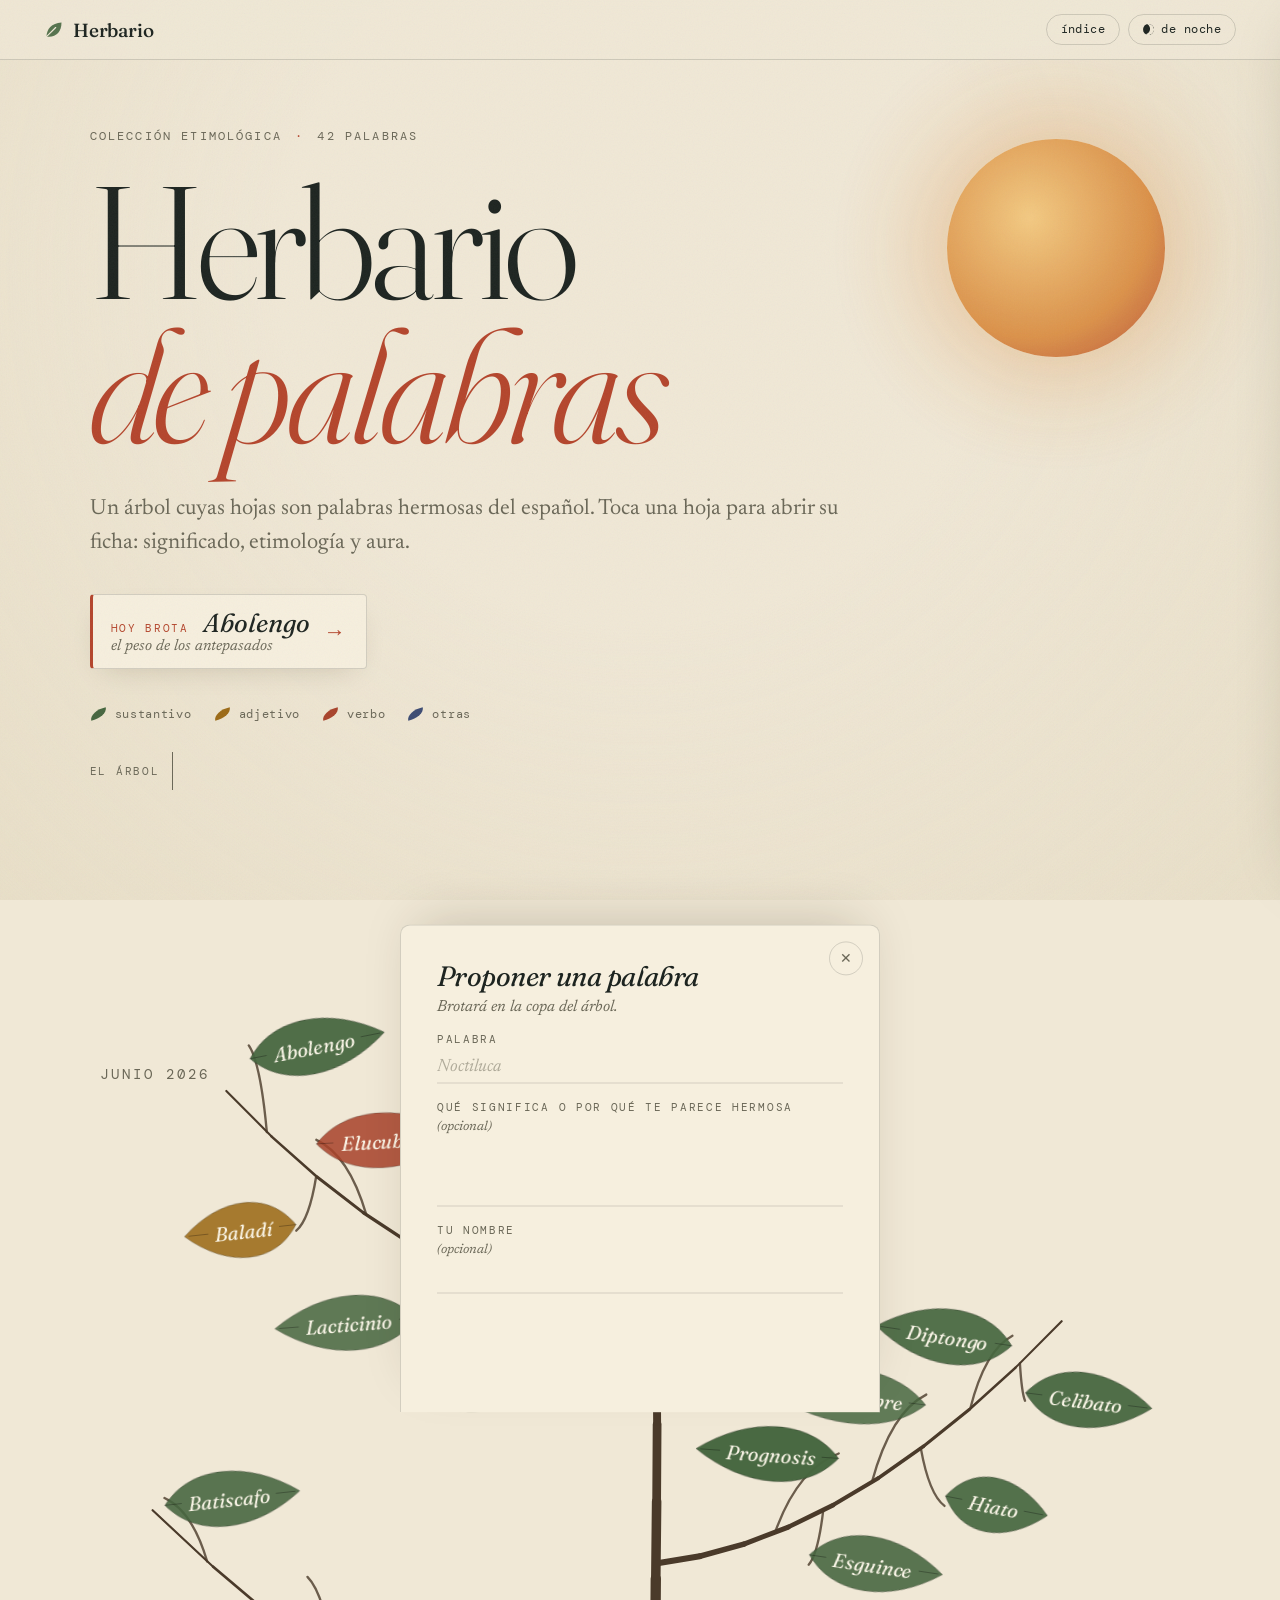
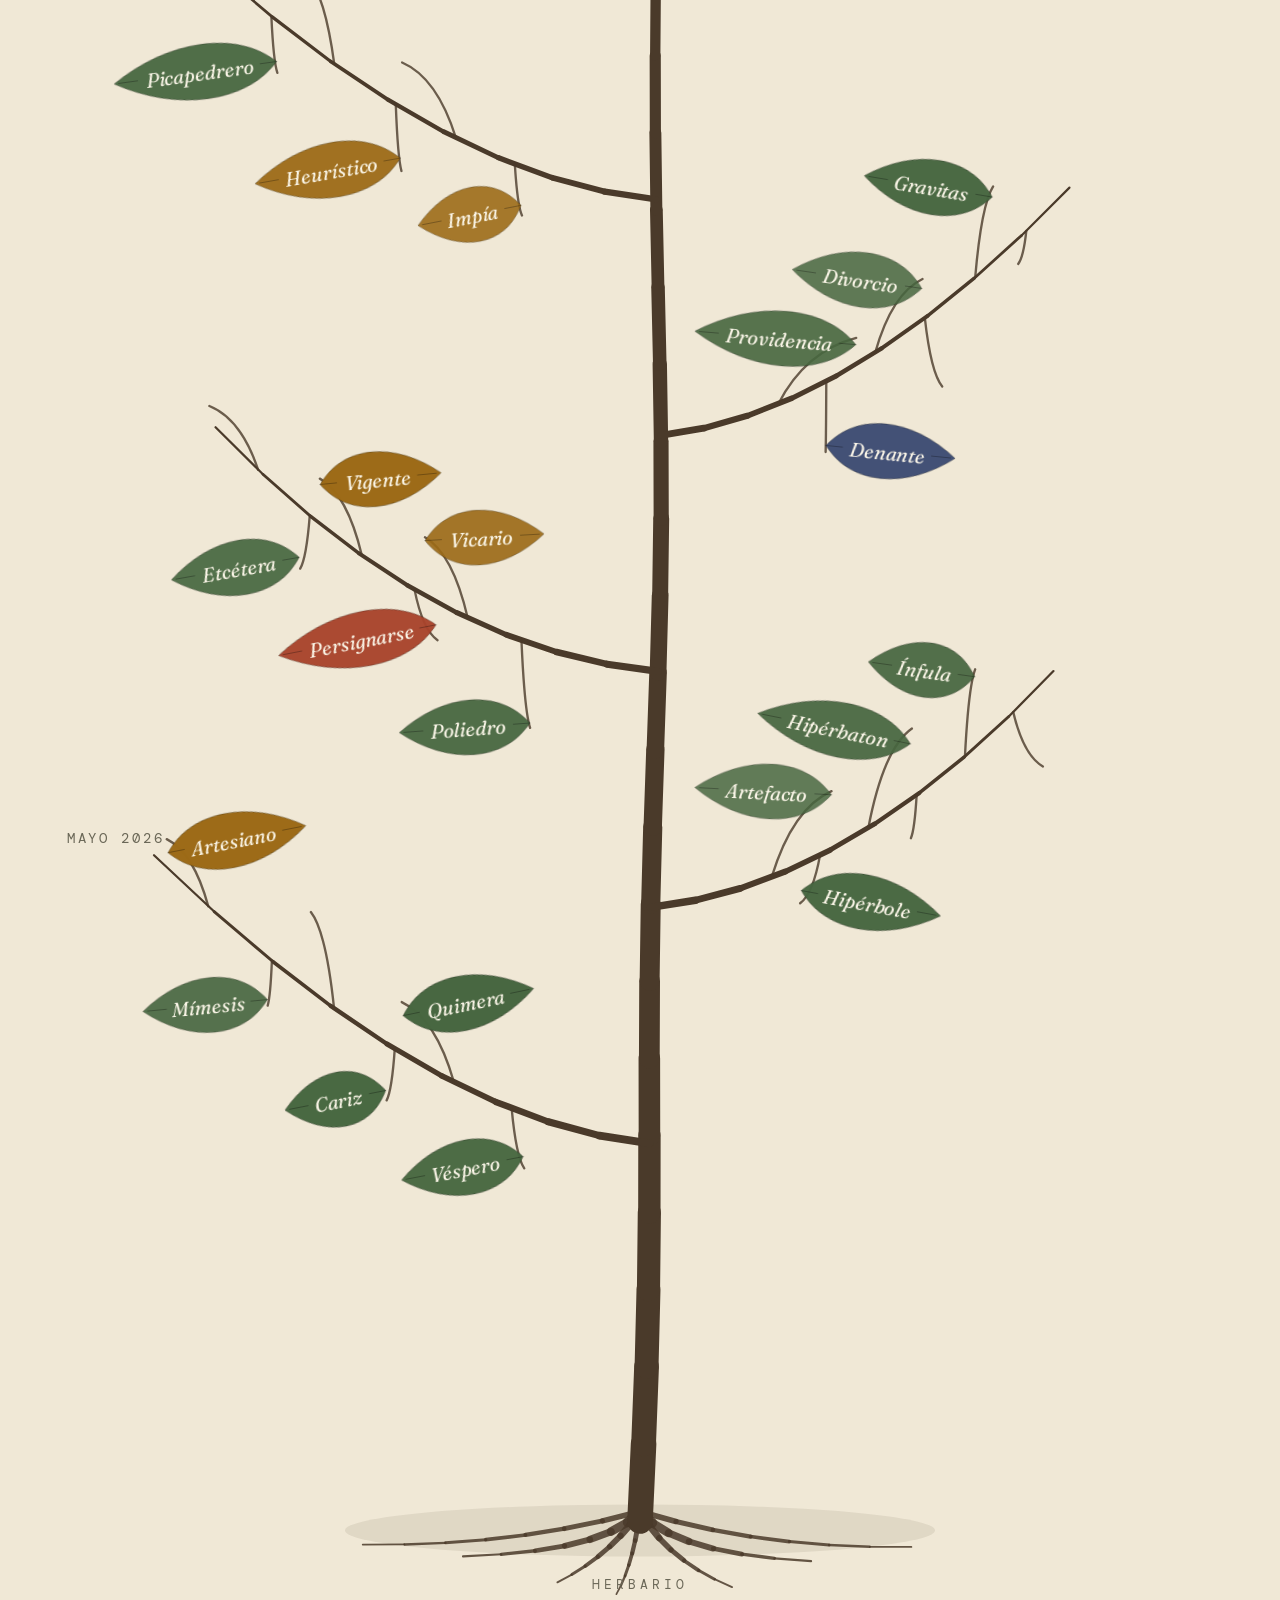
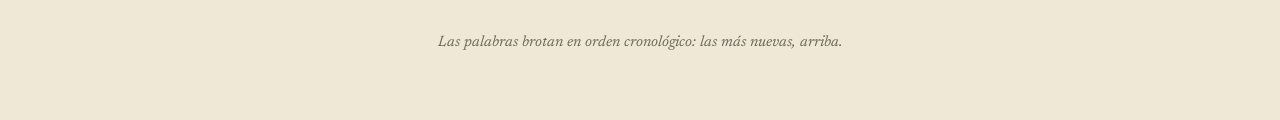
<file: index.html>
<!DOCTYPE html>
<html lang="es">
<head>
<meta charset="UTF-8">
<meta name="viewport" content="width=device-width, initial-scale=1.0">
<title>Herbario de Palabras</title>
<meta name="description" content="Colección etimológica de palabras españolas con esencias poéticas.">
<meta property="og:title" content="Herbario de palabras">
<meta property="og:description" content="Un árbol cuyas hojas son palabras hermosas del español. Toca una hoja y descubre su etimología.">
<script>
  // el tema se fija antes de pintar, para que no parpadee
  (function () {
    var t = null;
    try { t = localStorage.getItem('herbario-tema'); } catch (e) {}
    if (!t) t = window.matchMedia && matchMedia('(prefers-color-scheme: dark)').matches ? 'noche' : 'dia';
    document.documentElement.setAttribute('data-tema', t);
  })();
</script>
<link rel="preconnect" href="https://fonts.googleapis.com">
<link rel="preconnect" href="https://fonts.gstatic.com" crossorigin>
<link href="https://fonts.googleapis.com/css2?family=DM+Mono:wght@400;500&family=Fraunces:ital,opsz,wght@0,9..144,300..700;1,9..144,300..700&family=Newsreader:ital,opsz,wght@0,6..72,400;0,6..72,500;1,6..72,400&display=swap" rel="stylesheet">
<link rel="stylesheet" href="estilos.css">
</head>
<body>

<header class="barra">
  <a class="marca" href="#" aria-label="Herbario de palabras, inicio">
    <svg viewBox="0 0 24 24" width="20" height="20" aria-hidden="true"><path d="M3 20C3 11 9 4 21 3c0 11-6 17-15 17" fill="currentColor" opacity=".9"/><path d="M3 20L14 9" stroke="var(--fondo)" stroke-width="1.4" fill="none" stroke-linecap="round"/></svg>
    <span>Herbario</span>
  </a>
  <nav class="acciones">
    <button class="boton" id="btn-proponer">proponer una palabra</button>
    <button class="boton" id="btn-indice" aria-expanded="false" aria-controls="indice">índice</button>
    <button class="boton boton-tema" id="btn-tema" aria-label="Cambiar entre día y noche"><span id="tema-icono" aria-hidden="true"></span><span id="tema-texto"></span></button>
  </nav>
</header>

<section class="portada">
  <div class="astro" aria-hidden="true"></div>
  <p class="sobre">Colección etimológica <span class="punto-sep">·</span> <span id="contador"></span></p>
  <h1 class="titulo">Herbario<br><em>de palabras</em></h1>
  <p class="bajada">Un árbol cuyas hojas son palabras hermosas del español. Toca una hoja para abrir su ficha: significado, etimología y aura.</p>
  <button class="hoy" id="hoy" hidden>
    <span class="hoy-etq">Hoy brota</span>
    <span class="hoy-palabra" id="hoy-palabra"></span>
    <span class="hoy-esencia" id="hoy-esencia"></span>
    <span class="hoy-flecha" aria-hidden="true">→</span>
  </button>
  <div class="leyenda" aria-hidden="true">
    <span class="sust">sustantivo</span><span class="adj">adjetivo</span><span class="verbo">verbo</span><span class="otra">otras</span>
  </div>
  <a class="bajar" href="#bosque" aria-label="Ir al árbol"><span>el árbol</span><i></i></a>
</section>

<main id="bosque" aria-label="Árbol de palabras">
  <svg id="arbol" xmlns="http://www.w3.org/2000/svg" role="group"></svg>
</main>
<p class="pie">Las palabras brotan en orden cronológico: las más nuevas, arriba.</p>

<nav id="indice" class="indice" aria-label="Índice de palabras" hidden>
  <input id="indice-buscar" type="search" placeholder="buscar una palabra…" autocomplete="off" aria-label="Buscar en el índice">
  <ul id="indice-lista"></ul>
</nav>

<aside id="ficha" class="ficha" aria-hidden="true" aria-labelledby="f-palabra">
  <div class="ficha-barra">
    <span class="ejemplar" id="f-num"></span>
    <button class="cerrar" id="cerrar" aria-label="Cerrar">✕</button>
  </div>
  <div class="ficha-cuerpo">
    <div class="ficha-meta"><span class="chip"><i class="chip-punto"></i><span id="f-cat"></span></span></div>
    <h2 class="ficha-palabra" id="f-palabra"></h2>
    <div class="ficha-fonetica" id="f-fonetica"></div>
    <p class="ficha-esencia" id="f-esencia"></p>
    <div class="regla"></div>
    <section id="b-significado"><h3>Significado</h3><p id="f-significado"></p></section>
    <section id="b-etimologia"><h3>Etimología</h3><p class="etim" id="f-etimologia"></p></section>
    <section id="b-aura"><h3>Aura</h3><p class="aura" id="f-aura"></p></section>
    <p class="ficha-autor" id="f-autor"></p>
    <p class="recolecta" id="f-fecha"></p>
  </div>
  <div class="ficha-nav">
    <button id="ant" class="nav-btn">← anterior</button>
    <button id="sig" class="nav-btn">siguiente →</button>
  </div>
</aside>
<div id="velo" class="velo"></div>

<aside id="proponer" class="proponer" aria-label="Proponer una palabra">
  <button class="cerrar" id="cerrar-proponer" aria-label="Cerrar">✕</button>
  <form id="proponer-form">
    <h2>Proponer una palabra</h2>
    <p class="nota">Brotará en la copa del árbol.</p>
    <label>Palabra <input id="p-palabra" maxlength="40" required autocomplete="off" placeholder="Noctiluca"></label>
    <label>Qué significa o por qué te parece hermosa <span>(opcional)</span><textarea id="p-significado" maxlength="400" rows="3"></textarea></label>
    <label>Tu nombre <span>(opcional)</span><input id="p-autor" maxlength="40" autocomplete="name"></label>
    <input id="p-web" class="trampa" tabindex="-1" autocomplete="off" aria-hidden="true">
    <button type="submit" class="plantar">Plantar</button>
    <p class="aviso" id="p-aviso" role="status"></p>
  </form>
</aside>

<script src="arbol.js"></script>
</body>
</html>
</file>
<file: estilos.css>
* { margin: 0; padding: 0; box-sizing: border-box; }

/* ── paleta: día (papel de herbario) ── */
:root {
  --fondo: #f0e8d6;
  --fondo-2: #e6dcc3;
  --tinta: #1d2420;
  --suave: #6a6757;
  --linea: rgba(29, 36, 32, .16);
  --acento: #b4452c;
  --rama: #4a3a2a;
  --panel: #f6efde;
  --barra: rgba(240, 232, 214, .82);
  --velo: rgba(20, 24, 20, .38);
  --sombra: rgba(50, 36, 14, .22);
  --grano: .05;
  /* hojas por categoría gramatical */
  --h-sust: #46663f;
  --h-adj: #9c6a16;
  --h-verbo: #a8432b;
  --h-otra: #3d4c73;
  --h-texto: #fbf6e8;
  --vena: rgba(0, 0, 0, .28);
  --astro: radial-gradient(circle at 38% 36%, #f3c77a, #d98a3d 62%, #b4452c);
  --astro-brillo: rgba(217, 138, 61, .35);
  --luciernaga: none;
  --font-display: 'Fraunces', Georgia, serif;
  --font-texto: 'Newsreader', Georgia, serif;
  --font-mono: 'DM Mono', ui-monospace, Menlo, monospace;
}

/* ── paleta: noche ── */
:root[data-tema="noche"] {
  --fondo: #0d130f;
  --fondo-2: #172219;
  --tinta: #ece4d0;
  --suave: #a39f8a;
  --linea: rgba(236, 228, 208, .16);
  --acento: #f0a35a;
  --rama: #9a845f;
  --panel: #131b15;
  --barra: rgba(13, 19, 15, .8);
  --velo: rgba(3, 6, 4, .6);
  --sombra: rgba(0, 0, 0, .55);
  --grano: .07;
  --h-sust: #8db57e;
  --h-adj: #e3b351;
  --h-verbo: #ee9070;
  --h-otra: #95a9dc;
  --h-texto: #0f1511;
  --vena: rgba(0, 0, 0, .3);
  --astro: radial-gradient(circle at 38% 36%, #fffaf0, #efe3c0 65%, #d8caa0);
  --astro-brillo: rgba(240, 230, 190, .28);
  --luciernaga: block;
}

html { scroll-behavior: smooth; }
html, body { background: var(--fondo); color: var(--tinta); font-family: var(--font-texto); }
body { min-height: 100vh; overflow-x: hidden; transition: background .5s, color .5s; }

/* grano de papel y viñeta */
body::before {
  content: ''; position: fixed; inset: 0; pointer-events: none; z-index: 999;
  background-image: url("data:image/svg+xml,%3Csvg xmlns='http://www.w3.org/2000/svg' width='300' height='300'%3E%3Cfilter id='n'%3E%3CfeTurbulence type='fractalNoise' baseFrequency='0.75' numOctaves='4' stitchTiles='stitch'/%3E%3C/filter%3E%3Crect width='100%25' height='100%25' filter='url(%23n)' opacity='1'/%3E%3C/svg%3E");
  opacity: var(--grano);
}
body::after {
  content: ''; position: fixed; inset: 0; pointer-events: none; z-index: 0;
  background: radial-gradient(ellipse at 50% 30%, transparent 40%, var(--fondo-2) 120%);
}

/* ── barra superior ── */
.barra {
  position: fixed; top: 0; left: 0; right: 0; z-index: 50;
  display: flex; justify-content: space-between; align-items: center; gap: 16px;
  padding: 14px clamp(16px, 4vw, 44px);
  background: var(--barra); backdrop-filter: blur(10px); -webkit-backdrop-filter: blur(10px);
  border-bottom: 1px solid var(--linea);
}
.marca { display: inline-flex; align-items: center; gap: 9px; color: var(--tinta); text-decoration: none; font-family: var(--font-display); font-size: 19px; font-weight: 500; letter-spacing: -.01em; }
.marca svg { color: var(--h-sust); }
.acciones { display: flex; align-items: center; gap: 8px; }
.boton {
  background: none; border: 1px solid var(--linea); border-radius: 999px; color: var(--tinta);
  font-family: var(--font-mono); font-size: 11.5px; letter-spacing: .04em; padding: 7px 14px; cursor: pointer;
  transition: border-color .2s, background .2s, color .2s; white-space: nowrap;
}
.boton:hover, .boton[aria-expanded="true"] { border-color: var(--acento); color: var(--acento); }
.boton:focus-visible, .nav-btn:focus-visible, .hoy:focus-visible, .bajar:focus-visible { outline: 2px solid var(--acento); outline-offset: 3px; }
.boton-tema { display: inline-flex; align-items: center; gap: 7px; }
#tema-icono { display: inline-block; width: 11px; height: 11px; border-radius: 50%; background: currentColor; box-shadow: inset -3.5px -2px 0 0 var(--fondo); transform: rotate(-20deg); }
:root[data-tema="noche"] #tema-icono { box-shadow: none; background: radial-gradient(circle, currentColor 40%, transparent 42%); box-shadow: 0 0 0 1.5px currentColor; }

/* ── portada ── */
.portada {
  position: relative; z-index: 1;
  min-height: min(92vh, 820px); display: flex; flex-direction: column; justify-content: center;
  padding: 120px clamp(20px, 7vw, 110px) 90px;
  overflow: hidden;
}
.astro {
  position: absolute; top: 17%; right: clamp(-60px, 9vw, 160px); width: clamp(110px, 17vw, 230px); aspect-ratio: 1;
  border-radius: 50%; background: var(--astro);
  box-shadow: 0 0 90px 30px var(--astro-brillo);
  opacity: .92; animation: sube 2.2s cubic-bezier(.2, .7, .2, 1) both;
}
.sobre { font-family: var(--font-mono); font-size: 12px; letter-spacing: .18em; text-transform: uppercase; color: var(--suave); margin-bottom: 26px; }
.punto-sep { color: var(--acento); margin: 0 4px; }
.titulo {
  font-family: var(--font-display); font-weight: 300; font-size: clamp(58px, 12.5vw, 168px);
  line-height: .9; letter-spacing: -.035em; color: var(--tinta); text-wrap: balance;
}
.titulo em { font-style: italic; font-weight: 300; color: var(--acento); letter-spacing: -.03em; }
.bajada { margin-top: 34px; max-width: 34em; font-size: clamp(18px, 2vw, 22px); line-height: 1.55; color: var(--suave); }

.hoy {
  margin-top: 34px; align-self: flex-start; max-width: 100%;
  display: grid; grid-template-columns: auto 1fr auto; align-items: baseline; column-gap: 14px; row-gap: 2px;
  background: var(--panel); color: var(--tinta); text-align: left; cursor: pointer; font-family: var(--font-texto);
  border: 1px solid var(--linea); border-left: 3px solid var(--acento); border-radius: 4px;
  padding: 14px 20px 14px 18px; box-shadow: 0 10px 30px -14px var(--sombra);
  transition: transform .25s, box-shadow .25s;
}
.hoy:hover { transform: translateY(-3px); box-shadow: 0 16px 34px -14px var(--sombra); }
.hoy-etq { grid-row: 1; font-family: var(--font-mono); font-size: 10.5px; letter-spacing: .16em; text-transform: uppercase; color: var(--acento); }
.hoy-palabra { grid-row: 1; font-family: var(--font-display); font-style: italic; font-size: 26px; line-height: 1.1; }
.hoy-esencia { grid-column: 1 / 3; grid-row: 2; font-size: 15.5px; font-style: italic; color: var(--suave); }
.hoy-esencia:empty { display: none; }
.hoy-flecha { grid-row: 1 / 3; grid-column: 3; align-self: center; font-size: 22px; color: var(--acento); transition: transform .25s; }
.hoy:hover .hoy-flecha { transform: translateX(5px); }

.leyenda { display: flex; gap: 8px 22px; flex-wrap: wrap; margin-top: 38px; font-family: var(--font-mono); font-size: 11.5px; letter-spacing: .06em; color: var(--suave); }
.leyenda span::before { content: ''; display: inline-block; width: 17px; height: 10px; border-radius: 100% 0 100% 0 / 100% 0 100% 0; margin-right: 8px; vertical-align: -1px; transform: rotate(-12deg); }
.leyenda .sust::before { background: var(--h-sust); }
.leyenda .adj::before { background: var(--h-adj); }
.leyenda .verbo::before { background: var(--h-verbo); }
.leyenda .otra::before { background: var(--h-otra); }

.bajar { position: absolute; left: clamp(20px, 7vw, 110px); bottom: 30px; display: inline-flex; align-items: center; gap: 12px; color: var(--suave); text-decoration: none; font-family: var(--font-mono); font-size: 11px; letter-spacing: .16em; text-transform: uppercase; }
.bajar i { width: 1px; height: 38px; background: currentColor; transform-origin: top; animation: gota 2.4s ease-in-out infinite; }
.bajar:hover { color: var(--acento); }
@keyframes gota { 0% { transform: scaleY(0); opacity: 0; } 40% { opacity: 1; } 100% { transform: scaleY(1); opacity: 0; } }
@keyframes sube { from { transform: translateY(70px); opacity: 0; } to { transform: none; opacity: .92; } }

.portada > :not(.astro):not(.bajar) { animation: aparece .9s cubic-bezier(.2, .7, .2, 1) both; }
.portada > .titulo { animation-delay: .08s; }
.portada > .bajada { animation-delay: .2s; }
.portada > .hoy { animation-delay: .3s; }
.portada > .leyenda { animation-delay: .4s; }
@keyframes aparece { from { opacity: 0; transform: translateY(18px); } to { opacity: 1; transform: none; } }

/* ── árbol ── */
#bosque { position: relative; z-index: 1; overflow-x: auto; overflow-y: hidden; scrollbar-width: none; }
#bosque::-webkit-scrollbar { display: none; }
#arbol { display: block; margin: 0 auto; width: 100%; min-width: 760px; max-width: 1180px; height: auto; overflow: visible; }

.tronco, .rama { fill: none; stroke: var(--rama); stroke-linecap: round; }
.ramilla { fill: none; stroke: var(--rama); stroke-linecap: round; opacity: .8; }
.raiz-trazo { fill: none; stroke: var(--rama); stroke-linecap: round; opacity: .85; }
.suelo { fill: var(--rama); opacity: .09; }
.etiqueta-mes { font-family: var(--font-mono); font-size: 11.5px; letter-spacing: .22em; fill: var(--suave); }
.raiz { font-family: var(--font-mono); font-size: 11px; letter-spacing: .3em; fill: var(--suave); text-transform: uppercase; }

.hoja { cursor: pointer; outline: none; }
.mece { transform-origin: 0 0; animation: mecer 7s ease-in-out infinite alternate; }
.hoja .cuerpo { transition: transform .35s cubic-bezier(.34, 1.56, .64, 1); }
.hoja path.lamina { stroke: var(--vena); stroke-width: .8; transition: stroke .2s; }
.hoja .vena { stroke: var(--vena); stroke-width: 1; fill: none; stroke-linecap: round; }
.hoja text {
  font-family: var(--font-display); font-style: italic; font-weight: 400; font-size: 17px; letter-spacing: -.005em;
  fill: var(--h-texto); text-anchor: middle; dominant-baseline: central; pointer-events: none;
}
.hoja:hover .cuerpo, .hoja:focus-visible .cuerpo { transform: scale(1.09); }
.hoja:focus-visible path.lamina, .hoja.activa path.lamina { stroke: var(--acento); stroke-width: 2.5; }
.hoja.activa .cuerpo { transform: scale(1.12); }
.hoja.sust path.lamina { fill: var(--h-sust); }
.hoja.adj path.lamina { fill: var(--h-adj); }
.hoja.verbo path.lamina { fill: var(--h-verbo); }
.hoja.otra path.lamina { fill: var(--h-otra); }
@keyframes mecer { from { transform: rotate(-2.2deg); } to { transform: rotate(2.2deg); } }

/* luciérnagas: solo de noche */
.luciernagas { display: var(--luciernaga); pointer-events: none; }
.luciernaga .vuela { opacity: 0; animation: flotar 9s ease-in-out infinite; }
.luciernaga .punto { fill: #fbe9a6; }
.luciernaga .halo { fill: url(#brillo); }
@keyframes flotar {
  0% { opacity: 0; transform: translate(0, 0); }
  20% { opacity: .95; }
  50% { opacity: .35; transform: translate(var(--dx), var(--dy)); }
  80% { opacity: .95; }
  100% { opacity: 0; transform: translate(calc(var(--dx) * 1.6), calc(var(--dy) * .4)); }
}

.pie { position: relative; z-index: 1; text-align: center; padding: 8px 20px 70px; font-style: italic; color: var(--suave); font-size: 15px; }

/* ── índice ── */
.indice {
  position: fixed; top: 66px; right: clamp(16px, 4vw, 44px); z-index: 60;
  max-height: calc(100vh - 96px); overflow-y: auto; width: 270px;
  background: var(--panel); border: 1px solid var(--linea); border-radius: 6px; padding: 12px 0 10px;
  box-shadow: 0 18px 44px -12px var(--sombra);
}
.indice input {
  display: block; width: calc(100% - 28px); margin: 2px 14px 8px; padding: 8px 2px; background: none; border: none; border-bottom: 1px solid var(--linea);
  color: var(--tinta); font-family: var(--font-texto); font-style: italic; font-size: 15px; outline: none;
}
.indice input:focus { border-color: var(--acento); }
.indice ul { list-style: none; }
.indice button {
  width: 100%; text-align: left; background: none; border: none; cursor: pointer;
  padding: 6px 20px; font-family: var(--font-display); font-style: italic; font-size: 17px; color: var(--tinta);
}
.indice button:hover, .indice button:focus-visible { background: var(--linea); color: var(--acento); outline: none; }
.indice .es-brote { color: var(--suave); }
.indice .es-brote::after { content: ' · brote'; font-family: var(--font-mono); font-style: normal; font-size: 10px; letter-spacing: .08em; }
.indice .sin-resultados { padding: 10px 20px; font-style: italic; color: var(--suave); font-size: 14px; }

/* ── ficha (cartela de herbario) ── */
.ficha {
  position: fixed; top: 0; right: 0; z-index: 200;
  width: min(540px, 100vw); height: 100%; display: flex; flex-direction: column;
  background: var(--panel); border-left: 1px solid var(--linea); box-shadow: -30px 0 60px -30px var(--sombra);
  transform: translateX(104%); transition: transform .5s cubic-bezier(.77, 0, .18, 1);
  --tipo: var(--h-otra);
}
.ficha[data-tipo="sust"] { --tipo: var(--h-sust); }
.ficha[data-tipo="adj"] { --tipo: var(--h-adj); }
.ficha[data-tipo="verbo"] { --tipo: var(--h-verbo); }
.ficha[data-tipo="brote"] { --tipo: var(--suave); }
.ficha::before { content: ''; height: 7px; flex: none; background: var(--tipo); }
.ficha.abierta { transform: translateX(0); }
.ficha-barra { flex: none; display: flex; justify-content: space-between; align-items: center; padding: 18px 26px 0 40px; }
.ejemplar { font-family: var(--font-mono); font-size: 11px; letter-spacing: .2em; text-transform: uppercase; color: var(--suave); }
.cerrar { background: none; border: 1px solid var(--linea); border-radius: 50%; width: 34px; height: 34px; font-size: 14px; color: var(--suave); cursor: pointer; transition: all .2s; }
.cerrar:hover { color: var(--acento); border-color: var(--acento); }
.ficha-cuerpo { flex: 1; overflow-y: auto; padding: 26px 40px 30px; }
.ficha-meta { margin-bottom: 18px; }
.chip { display: inline-flex; align-items: center; gap: 8px; font-family: var(--font-mono); font-size: 11px; letter-spacing: .1em; text-transform: uppercase; color: var(--tinta); border: 1px solid var(--linea); border-radius: 999px; padding: 4px 12px 4px 9px; }
.chip-punto { width: 9px; height: 9px; border-radius: 100% 0 100% 0; background: var(--tipo); transform: rotate(-12deg); }
.ficha-palabra { font-family: var(--font-display); font-style: italic; font-weight: 400; font-size: clamp(46px, 11vw, 72px); line-height: 1; letter-spacing: -.03em; overflow-wrap: anywhere; }
.ficha-fonetica { font-family: var(--font-mono); font-size: 14px; color: var(--suave); margin-top: 12px; letter-spacing: .02em; }
.ficha .ficha-esencia { font-family: var(--font-display); font-style: italic; font-weight: 300; font-size: 24px; line-height: 1.3; color: var(--tipo); margin-top: 22px; text-wrap: balance; }
.ficha-esencia:empty { display: none; }
.regla { width: 44px; height: 3px; background: var(--tipo); border-radius: 2px; margin: 30px 0; }
.ficha section { margin-bottom: 28px; }
.ficha h3 { font-family: var(--font-mono); font-weight: 500; font-size: 11px; letter-spacing: .22em; text-transform: uppercase; color: var(--suave); margin-bottom: 10px; }
.ficha p { font-size: 18px; line-height: 1.7; }
.ficha p.etim { font-style: italic; color: var(--suave); font-size: 17px; }
.ficha p.aura { position: relative; font-family: var(--font-display); font-style: italic; font-weight: 300; font-size: 19px; line-height: 1.6; padding: 6px 0 0 22px; border-left: 2px solid var(--tipo); }
.ficha .ficha-autor { font-size: 14px; font-style: italic; color: var(--suave); margin: -8px 0 20px; }
.ficha .ficha-autor:empty { display: none; }
.ficha .recolecta { font-family: var(--font-mono); font-size: 11px; letter-spacing: .14em; text-transform: uppercase; color: var(--suave); padding-top: 18px; border-top: 1px dashed var(--linea); }
.ficha-nav { flex: none; display: flex; justify-content: space-between; padding: 14px 40px 22px; border-top: 1px solid var(--linea); }
.nav-btn { background: none; border: none; cursor: pointer; font-family: var(--font-mono); font-size: 12px; letter-spacing: .06em; color: var(--tinta); padding: 6px 2px; transition: color .2s, transform .2s; }
.nav-btn:hover { color: var(--acento); }
#ant:hover { transform: translateX(-3px); }
#sig:hover { transform: translateX(3px); }
.nav-btn:disabled { opacity: .3; pointer-events: none; }

.velo { position: fixed; inset: 0; z-index: 150; background: var(--velo); backdrop-filter: blur(2px); opacity: 0; pointer-events: none; transition: opacity .4s; }
.velo.visible { opacity: 1; pointer-events: auto; }

/* ── crecimiento ── */
.crece { stroke-dasharray: 1; stroke-dashoffset: 1; animation: crecer 1.1s ease forwards; }
@keyframes crecer { to { stroke-dashoffset: 0; } }
.brota { opacity: 0; animation: brotar .7s ease forwards; }
@keyframes brotar { from { opacity: 0; } to { opacity: 1; } }

/* ── brotes propuestos ── */
.hoja.brote path.lamina { fill: var(--panel); stroke: var(--suave); stroke-width: 1.4; stroke-dasharray: 4 4; }
.hoja.brote text { fill: var(--suave); }

/* ── proponer ── */
.proponer {
  position: fixed; left: 50%; bottom: 0; z-index: 210; width: min(480px, 100vw);
  background: var(--panel); border: 1px solid var(--linea); border-bottom: none; border-radius: 10px 10px 0 0;
  box-shadow: 0 -20px 50px -20px var(--sombra);
  transform: translate(-50%, 105%); transition: transform .5s cubic-bezier(.77, 0, .18, 1);
}
.proponer.abierta { transform: translate(-50%, 0); }
.proponer .cerrar { position: absolute; top: 16px; right: 16px; }
.proponer form { padding: 34px 36px 30px; display: flex; flex-direction: column; gap: 18px; }
.proponer h2 { font-family: var(--font-display); font-style: italic; font-weight: 400; font-size: 28px; letter-spacing: -.02em; }
.proponer .nota { font-style: italic; color: var(--suave); margin-top: -12px; }
.proponer label { display: flex; flex-direction: column; gap: 6px; font-family: var(--font-mono); font-size: 10.5px; letter-spacing: .16em; text-transform: uppercase; color: var(--suave); }
.proponer label span { text-transform: none; letter-spacing: 0; font-family: var(--font-texto); font-style: italic; font-size: 13px; }
.proponer input, .proponer textarea {
  background: transparent; border: none; border-bottom: 1px solid var(--linea); padding: 6px 0;
  font-family: var(--font-texto); font-size: 18px; color: var(--tinta); outline: none; resize: none;
}
.proponer input:focus, .proponer textarea:focus { border-color: var(--acento); }
.proponer input::placeholder { color: var(--suave); opacity: .5; font-style: italic; }
.proponer .trampa { position: absolute; left: -9999px; }
.plantar { align-self: flex-start; background: var(--acento); border: none; border-radius: 999px; color: var(--panel); font-family: var(--font-mono); font-size: 12px; letter-spacing: .1em; text-transform: uppercase; padding: 11px 24px; cursor: pointer; transition: transform .2s; }
.plantar:hover { transform: translateY(-2px); }
.plantar:disabled { opacity: .5; }
.aviso { font-size: 15px; font-style: italic; color: var(--acento); min-height: 1em; }

/* ── celular ── */
@media (max-width: 640px) {
  .barra { padding: 10px 14px; }
  .marca span { display: none; }
  .boton { padding: 6px 11px; font-size: 11px; }
  #tema-texto { display: none; }
  .portada { padding: 100px 20px 80px; min-height: 86vh; }
  .astro { top: 11%; right: -30px; opacity: .55; }
  .indice { right: 12px; left: 12px; width: auto; top: 58px; }
  .ficha-cuerpo { padding: 22px 24px 24px; }
  .ficha-barra { padding: 16px 18px 0 24px; }
  .ficha-nav { padding: 12px 24px 18px; }
  .hoja text { font-size: 17px; }
}

@media (prefers-reduced-motion: reduce) {
  html { scroll-behavior: auto; }
  * { transition: none !important; animation: none !important; }
  .brota, .portada > * { opacity: 1 !important; }
  .crece { stroke-dashoffset: 0 !important; }
  .luciernaga .vuela { opacity: .7; }
}
</file>
